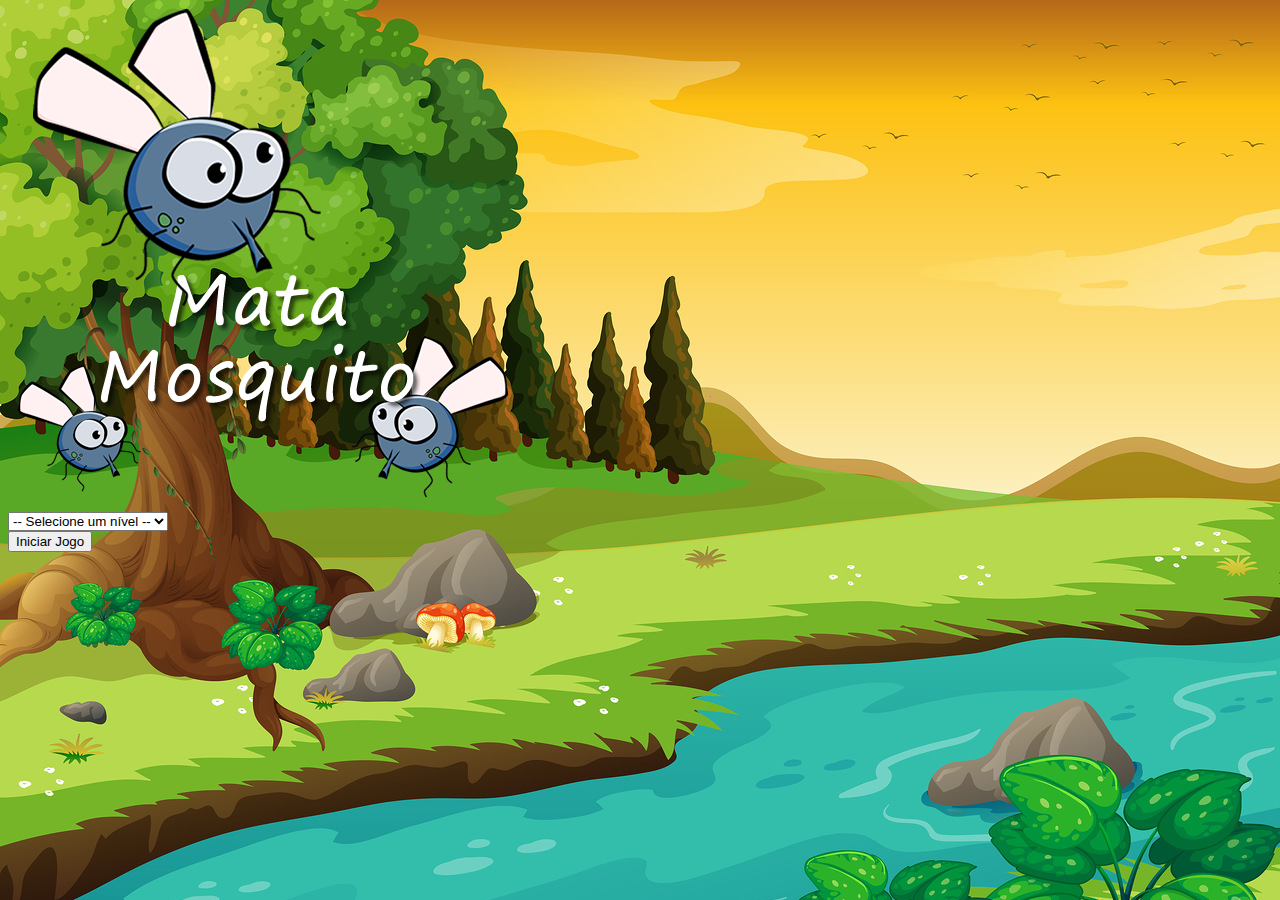
<file: imagens/index.html>
<!DOCTYPE html>
<html lang="en">

<head>
    <meta charset="UTF-8">
    <meta name="viewport" content="width=device-width, initial-scale=1.0">
    <title>Fim de jogo</title>
    <link href="https://cdn.jsdelivr.net/npm/bootstrap@5.3.0/dist/css/bootstrap.min.css" rel="stylesheet"
        integrity="sha384-9ndCyUaIbzAi2FUVXJi0CjmCapSmO7SnpJef0486qhLnuZ2cdeRhO02iuK6FUUVM" crossorigin="anonymous">
    <link rel="stylesheet" href="estilo.css">
    <script>
        function iniciarJogo() {
            var nivel = document.getElementById('nivel').value

            if (nivel === '') {
                alert('Selecione um nível para iniciar o jogo')
                return false
            }
            window.location.href = "/App_mata_moquito/imagens/app.html?" + nivel
        } 
    </script>
</head>

<body>

    <div class="container">
        <div class="row">
            <div class="col">
                <div class="d-flex justify-content-center"></div>
                <img src="game.png" alt="">
            </div>
        </div>

        <div class="row">
            <div class="col">
                <div class="d-flex justify-content-center">
                    <div class="mb-2">
                        <select class="form-control" id="nivel">
                            <option value="">-- Selecione um nível --</option>
                            <option value="normal">-- Normal --</option>
                            <option value="dificil">-- Difícil --</option>
                            <option value="ocaraebruto">-- O cara é bruto --</option>

                        </select>
                    </div>
                </div>
            </div>
        </div>

        <div class="row">
            <div class="col">
                <div class="d-flex justify-content-center">
                    <button type="button" class="btn btn-danger btn-lg" onclick="iniciarJogo()">Iniciar
                        Jogo</button>
                </div>
            </div>
        </div>
    </div>
</body>

</html>
</file>
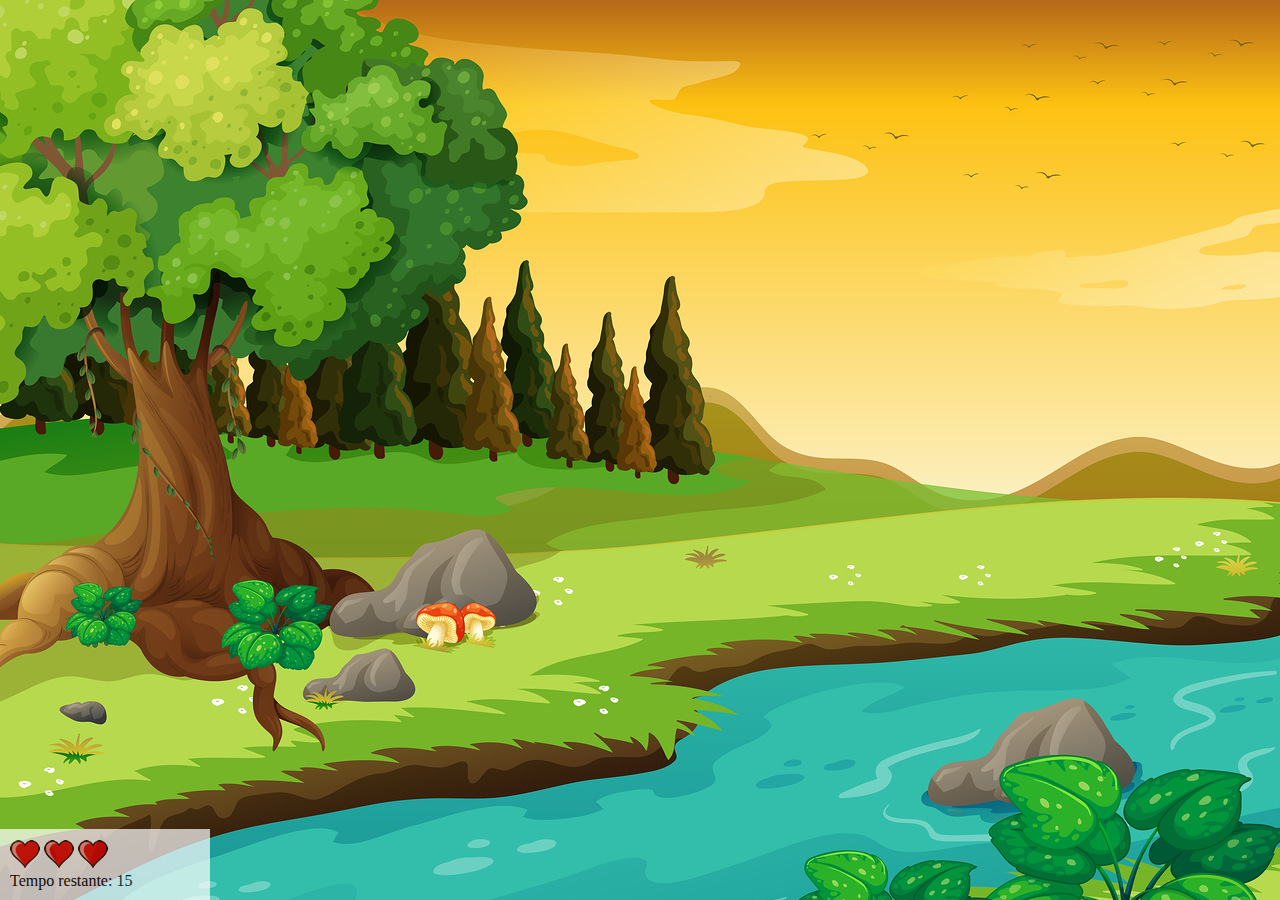
<file: imagens/app.html>
<!DOCTYPE html>
<html lang="en">

<head>
    <meta charset="UTF-8">
    <meta name="viewport" content="width=device-width, initial-scale=1.0">
    <title>App html</title>
    <script src="jogo.js"></script>
</head>
<link rel="stylesheet" href="estilo.css">

<body onresize="ajustaTamanhoPalcoJogo()">
    <div class="painel">
        <div class="vidas">
            <img id="V1" src="coracao_cheio.png" alt="">
            <img id="V2" src="coracao_cheio.png" alt="">
            <img id="V3" src="coracao_cheio.png" alt="">
            <div class=" cronômetro"> Tempo restante: <span id="cronometro"></span></div>
        </div>

    </div>

    <script>
        document.getElementById('cronometro').innerHTML = tempo

     var criaMosquito = setInterval(function () {
            posicaoRandomica()
        }, criaMosquitoTempo)
    </script>
</body>

</html>
</file>
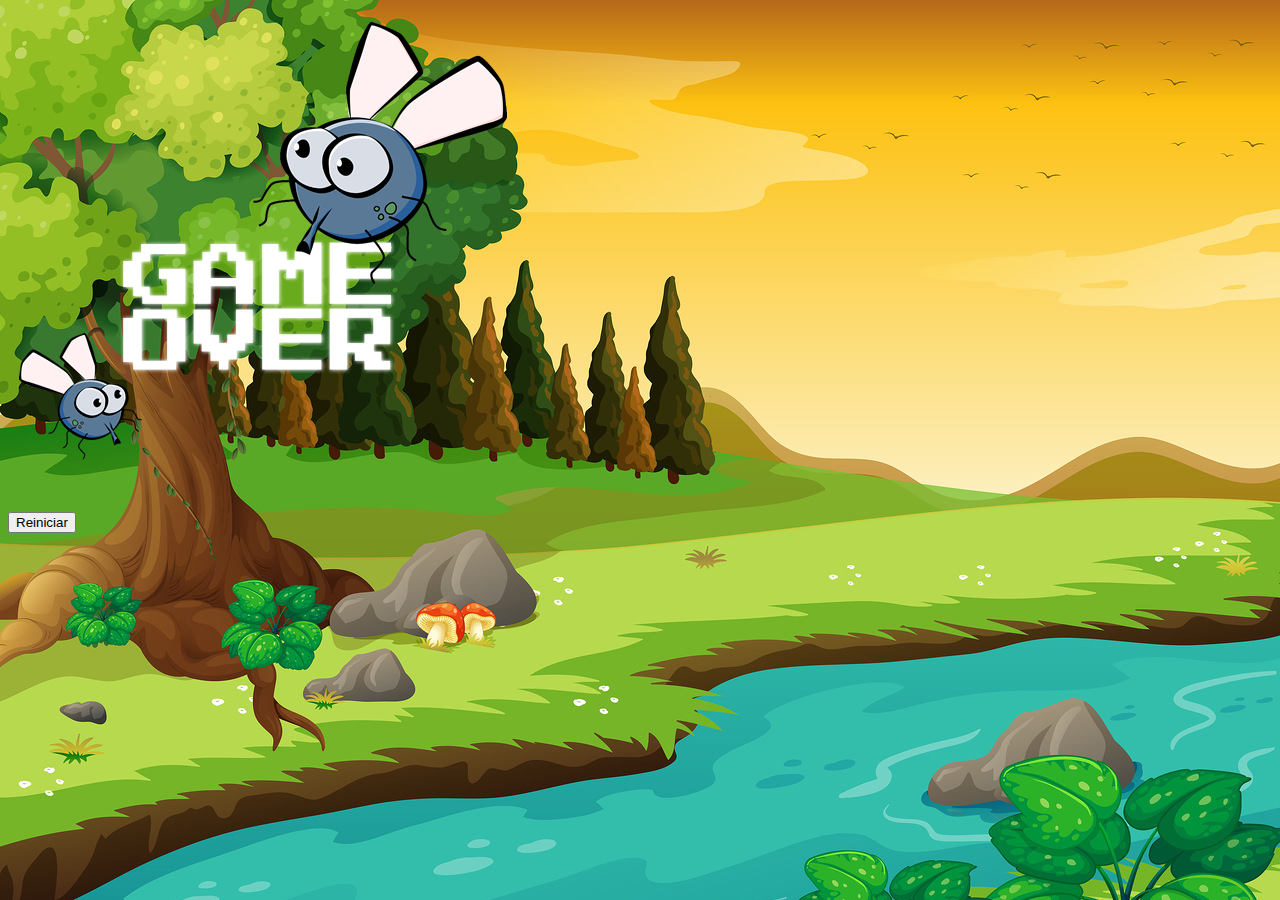
<file: imagens/fim_de_jogo.html>
<!DOCTYPE html>
<html lang="en">

<head>
    <meta charset="UTF-8">
    <meta name="viewport" content="width=device-width, initial-scale=1.0">
    <title>Fim de jogo</title>
    <link href="https://cdn.jsdelivr.net/npm/bootstrap@5.3.0/dist/css/bootstrap.min.css" rel="stylesheet"
        integrity="sha384-9ndCyUaIbzAi2FUVXJi0CjmCapSmO7SnpJef0486qhLnuZ2cdeRhO02iuK6FUUVM" crossorigin="anonymous">
    <link rel="stylesheet" href="estilo.css">
</head>

<body>

    <div class="container">
        <div class="row">
            <div class="col">
                <div class="d-flex justify-content-center"></div>
                <img src="game_over.png" alt="">
            </div>
        </div>

        <div class="row">
            <div class="col">
                <div class="d-flex justify-content-center"></div>
                <button type="button" class="btn btn-dark btn-lg"
                    onclick="window.location.href = 'app.html' ">Reiniciar</button>
            </div>
        </div>
    </div>

</body>

</html>
</file>
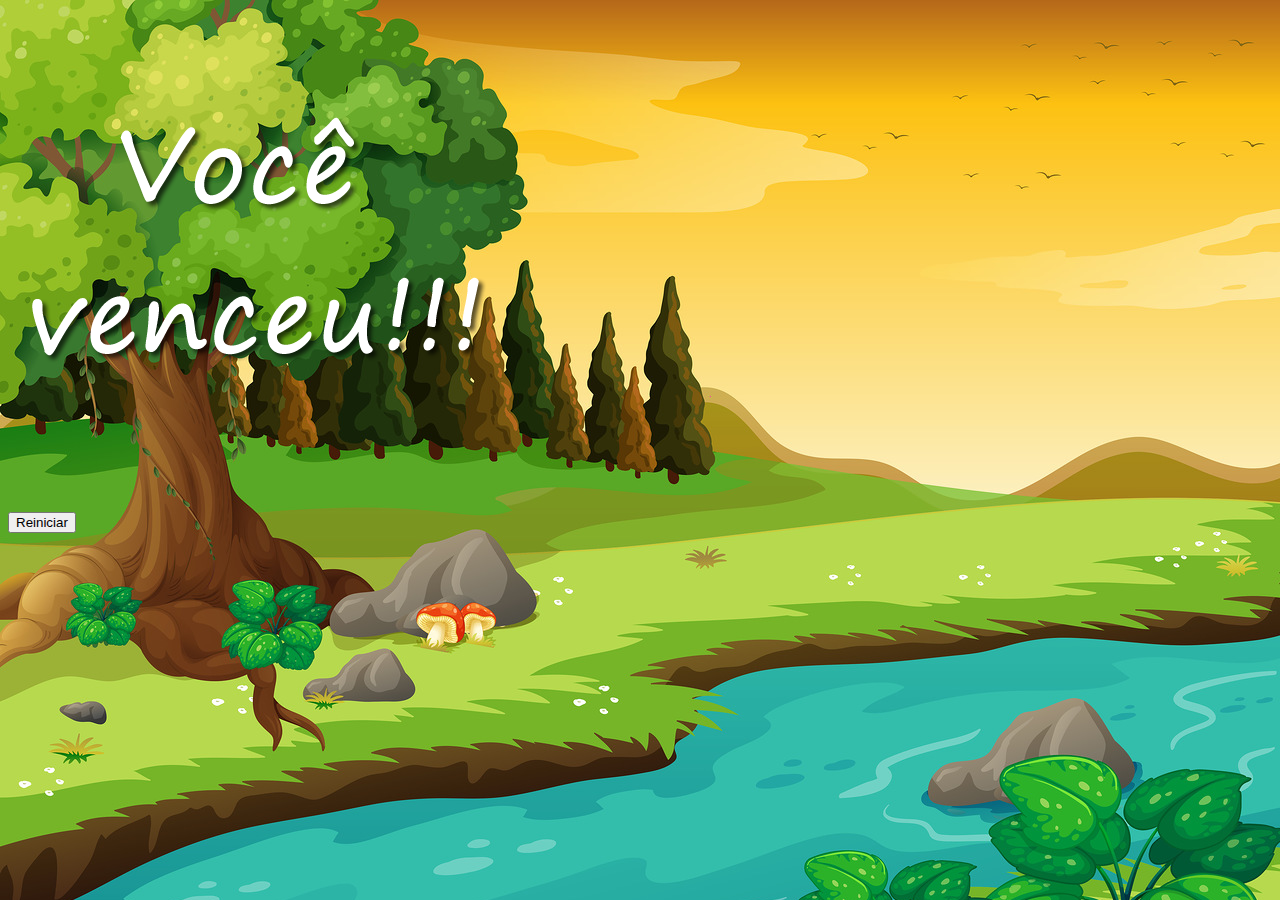
<file: imagens/vitoria.html>
<!DOCTYPE html>
<html lang="en">

<head>
    <meta charset="UTF-8">
    <meta name="viewport" content="width=device-width, initial-scale=1.0">
    <title>Fim de jogo</title>
    <link href="https://cdn.jsdelivr.net/npm/bootstrap@5.3.0/dist/css/bootstrap.min.css" rel="stylesheet"
        integrity="sha384-9ndCyUaIbzAi2FUVXJi0CjmCapSmO7SnpJef0486qhLnuZ2cdeRhO02iuK6FUUVM" crossorigin="anonymous">
    <link rel="stylesheet" href="estilo.css">
</head>

<body>

    <div class="container">
        <div class="row">
            <div class="col">
                <div class="d-flex justify-content-center"></div>
                <img src="vitoria.png " alt="">
            </div>
        </div>

        <div class="row">
            <div class="col">
                <div class="d-flex justify-content-center"></div>
                <button type="button" class="btn btn-dark btn-lg"
                    onclick="window.location.href = 'index.html' ">Reiniciar</button>
            </div>
        </div>
    </div>

</body>

</html>
</file>
<file: imagens/estilo.css>
html{
    cursor: url(mata_mosca.png) 30 30, auto;
}
body {
    background-image: url(bg.jpg);
    background-repeat: no-repeat;
    background-size: 100%;
}

.mosquito1 {
    width: 50px;
    height: 50px;
}

.mosquito2 {
    width: 70px;
    height: 70px;
}

.mosquito3 {
    width: 90px;
    height: 70px;
}

.ladoA {
    transform: scaleX(1);
}

.ladoB {
    transform: scaleX(-1);
}

.painel {
    position: absolute;
    width: 190px;
    padding: 10px;
    left: 0px;
    bottom: 0px;
    border-top: solid 1px #fff;
    background-color: #fff;
    opacity: 0.7;
}

.vidas {
    float: left;
}

.cronometro {
    float: left;
    font-size: 20px;
    font-weight: bold;
}
</file>
